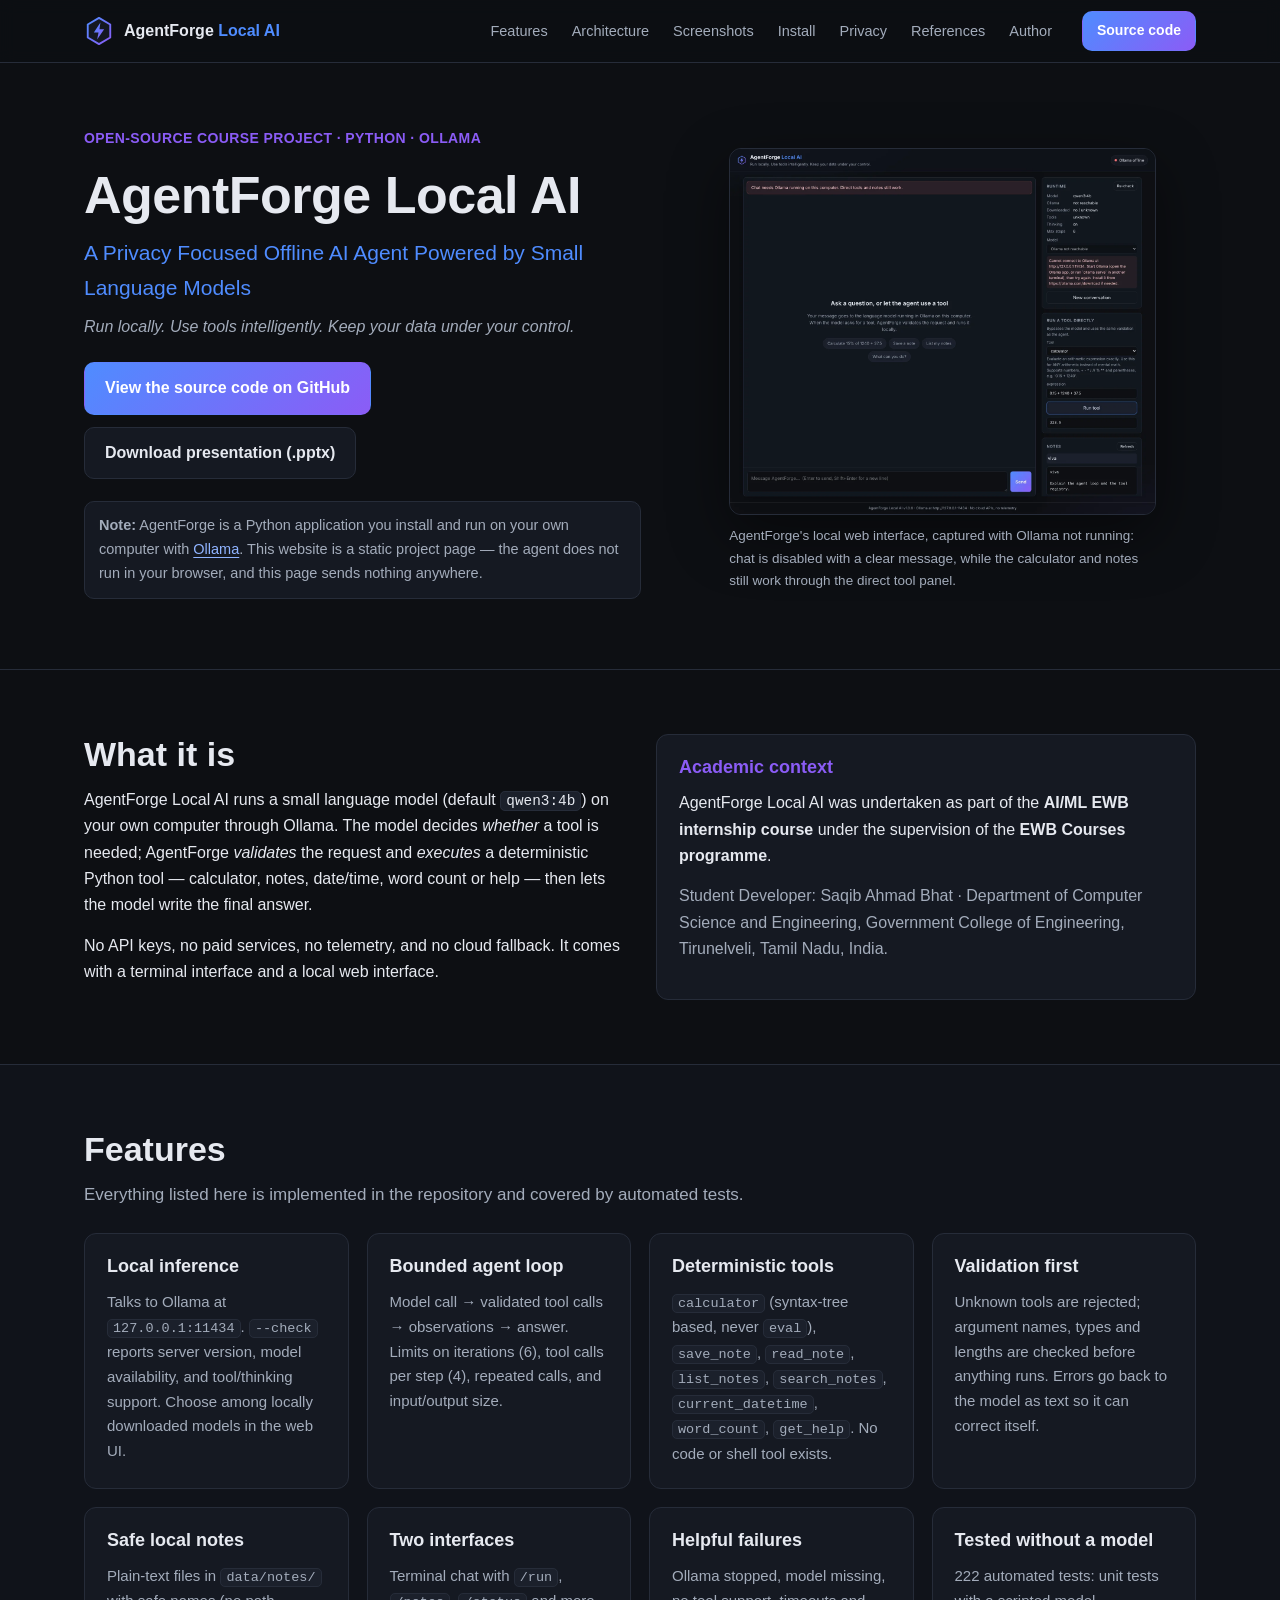
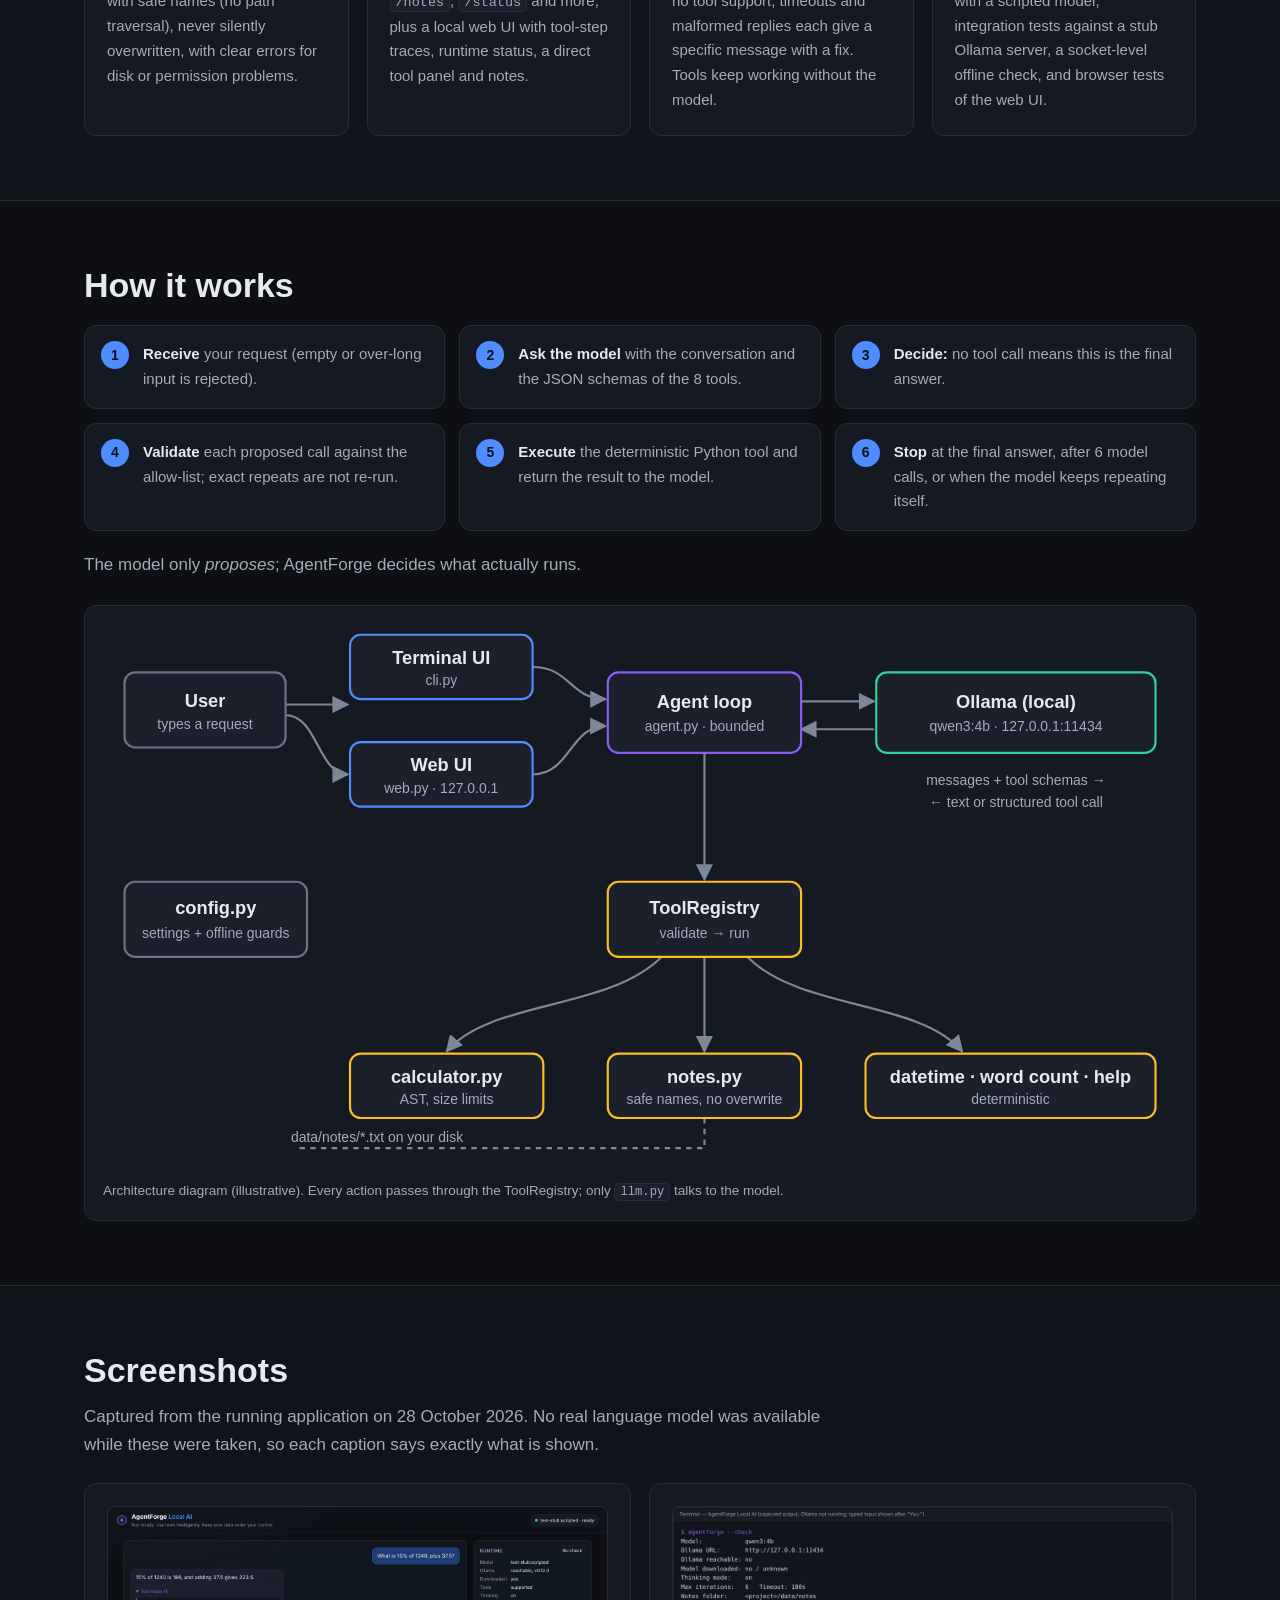
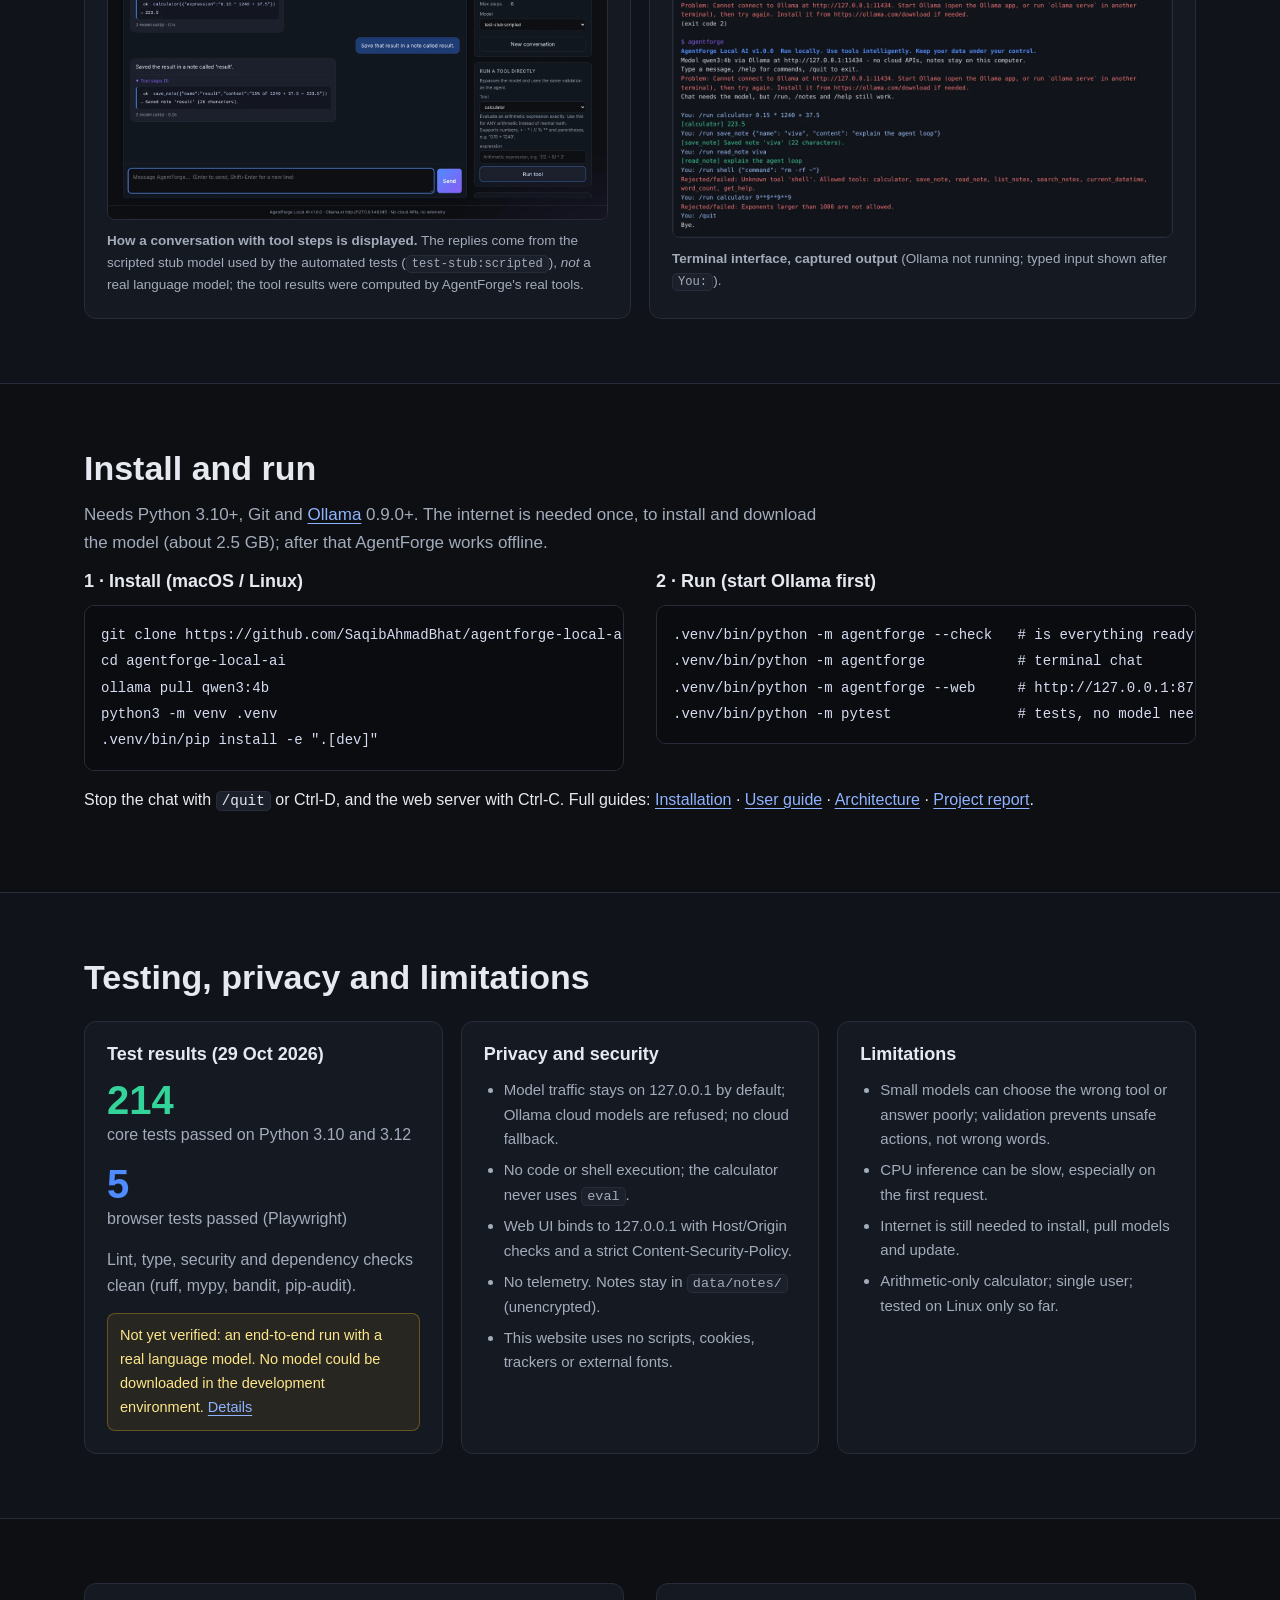
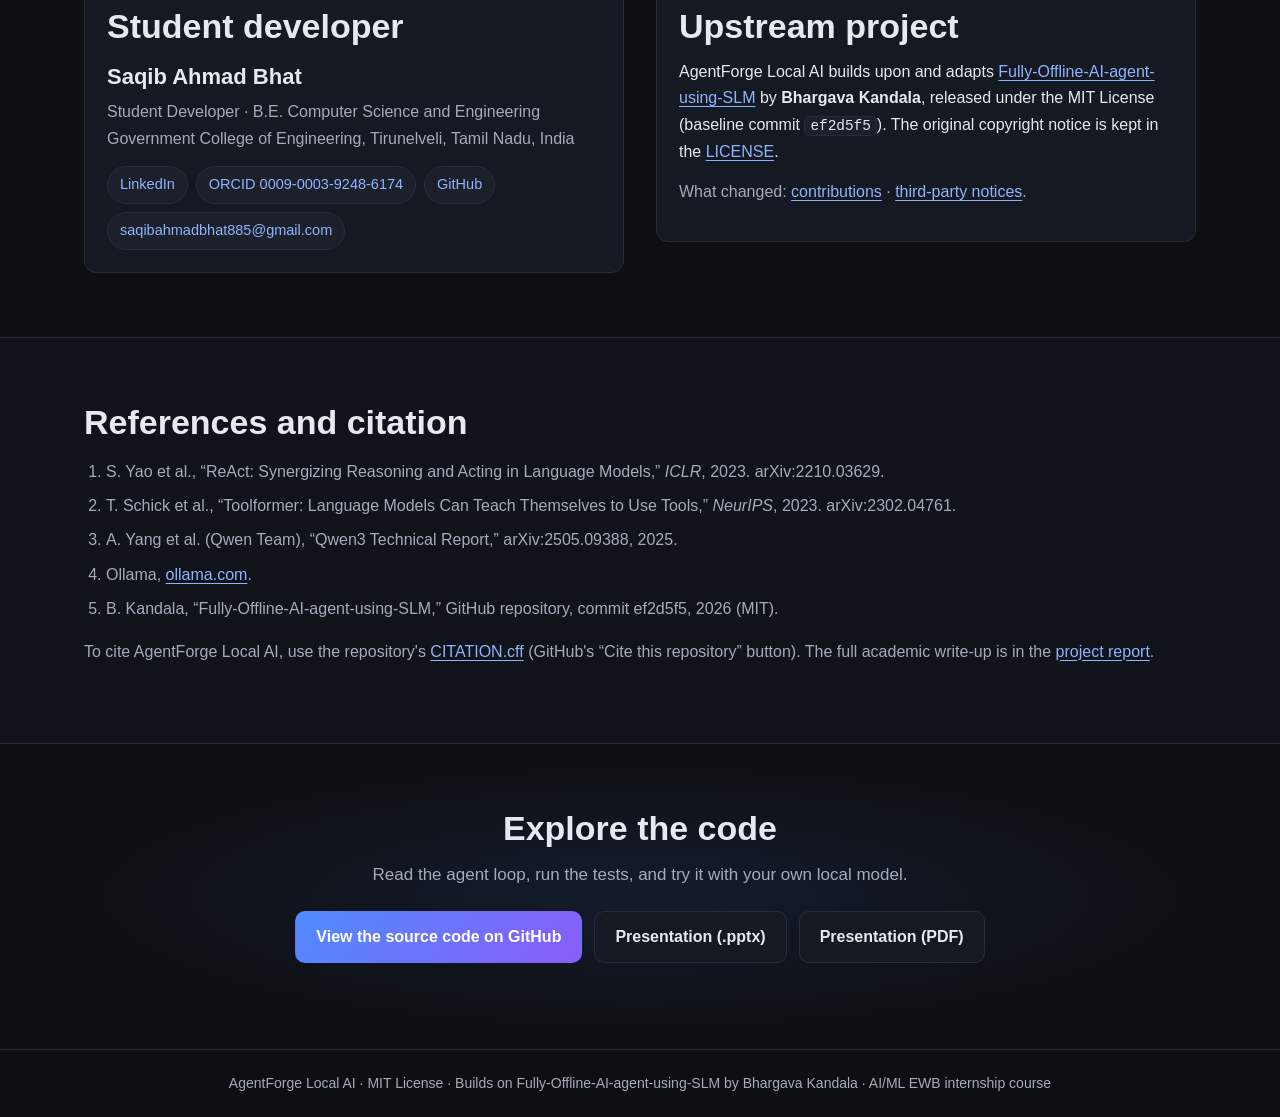
<file: index.html>
<!doctype html>
<html lang="en">
<head>
  <meta charset="utf-8">
  <meta name="viewport" content="width=device-width, initial-scale=1">
  <meta http-equiv="Content-Security-Policy" content="default-src 'none'; img-src 'self'; style-src 'self'; base-uri 'none'; form-action 'none'">
  <meta name="referrer" content="no-referrer">
  <title>AgentForge Local AI — Privacy Focused Offline AI Agent</title>
  <meta name="description" content="AgentForge Local AI: a privacy focused offline AI agent powered by small language models, with local inference through Ollama, validated tool execution, and practical agent workflows.">
  <meta name="theme-color" content="#0d0f13">
  <link rel="canonical" href="https://saqibahmadbhat.github.io/agentforge-local-ai/">
  <meta property="og:title" content="AgentForge Local AI">
  <meta property="og:description" content="Run locally. Use tools intelligently. Keep your data under your control.">
  <meta property="og:type" content="website">
  <meta property="og:url" content="https://saqibahmadbhat.github.io/agentforge-local-ai/">
  <link rel="icon" href="assets/logo.svg" type="image/svg+xml">
  <link rel="stylesheet" href="assets/site.css">
</head>
<body>
  <a class="skip" href="#main">Skip to content</a>

  <header class="site-header">
    <div class="wrap header-inner">
      <a class="brand" href="#top" aria-label="AgentForge Local AI, back to top">
        <img src="assets/logo.svg" alt="" width="30" height="30">
        <span>AgentForge <em>Local AI</em></span>
      </a>
      <nav aria-label="Sections">
        <ul>
          <li><a href="#features">Features</a></li>
          <li><a href="#architecture">Architecture</a></li>
          <li><a href="#screenshots">Screenshots</a></li>
          <li><a href="#install">Install</a></li>
          <li><a href="#privacy">Privacy</a></li>
          <li><a href="#references">References</a></li>
          <li><a href="#author">Author</a></li>
        </ul>
      </nav>
      <a class="btn btn-primary btn-small" href="https://github.com/SaqibAhmadBhat/agentforge-local-ai">Source code</a>
    </div>
  </header>

  <main id="main">
    <!-- Hero -->
    <section class="hero" id="top">
      <div class="wrap hero-grid">
        <div>
          <p class="eyebrow">Open-source course project · Python · Ollama</p>
          <h1>AgentForge Local AI</h1>
          <p class="subtitle">A Privacy Focused Offline AI Agent Powered by Small Language Models</p>
          <p class="tagline">Run locally. Use tools intelligently. Keep your data under your control.</p>
          <div class="cta-row">
            <a class="btn btn-primary" href="https://github.com/SaqibAhmadBhat/agentforge-local-ai">View the source code on GitHub</a>
            <a class="btn btn-ghost" href="https://github.com/SaqibAhmadBhat/agentforge-local-ai/raw/main/presentation/AgentForge_Local_AI_Presentation.pptx">Download presentation (.pptx)</a>
          </div>
          <p class="notice"><strong>Note:</strong> AgentForge is a Python application you install and run on your own computer with
            <a href="https://ollama.com">Ollama</a>. This website is a static project page — the agent does not run in your browser,
            and this page sends nothing anywhere.</p>
        </div>
        <figure class="hero-shot">
          <img src="assets/web-offline-direct-tools.webp" width="1440" height="1240"
               alt="AgentForge web interface with Ollama not running: a message explains chat needs Ollama, the runtime panel shows the problem, the calculator returned 223.5 and a saved note is open.">
          <figcaption>AgentForge's local web interface, captured with Ollama not running: chat is disabled with a clear message,
            while the calculator and notes still work through the direct tool panel.</figcaption>
        </figure>
      </div>
    </section>

    <!-- Intro + context -->
    <section class="section" aria-labelledby="about-title">
      <div class="wrap two-col">
        <div>
          <h2 id="about-title">What it is</h2>
          <p>AgentForge Local AI runs a small language model (default <code>qwen3:4b</code>) on your own computer through Ollama.
            The model decides <em>whether</em> a tool is needed; AgentForge <em>validates</em> the request and <em>executes</em> a
            deterministic Python tool — calculator, notes, date/time, word count or help — then lets the model write the final answer.</p>
          <p>No API keys, no paid services, no telemetry, and no cloud fallback. It comes with a terminal interface and a local
            web interface.</p>
        </div>
        <aside class="card context" aria-labelledby="context-title">
          <h3 id="context-title">Academic context</h3>
          <p>AgentForge Local AI was undertaken as part of the <strong>AI/ML EWB internship course</strong> under the supervision of the
            <strong>EWB Courses programme</strong>.</p>
          <p class="muted">Student Developer: Saqib Ahmad Bhat · Department of Computer Science and Engineering,
            Government College of Engineering, Tirunelveli, Tamil Nadu, India.</p>
        </aside>
      </div>
    </section>

    <!-- Features -->
    <section class="section alt" id="features" aria-labelledby="features-title">
      <div class="wrap">
        <h2 id="features-title">Features</h2>
        <p class="lead">Everything listed here is implemented in the repository and covered by automated tests.</p>
        <ul class="grid features">
          <li class="card"><h3>Local inference</h3><p>Talks to Ollama at <code>127.0.0.1:11434</code>. <code>--check</code> reports server version,
            model availability, and tool/thinking support. Choose among locally downloaded models in the web UI.</p></li>
          <li class="card"><h3>Bounded agent loop</h3><p>Model call → validated tool calls → observations → answer. Limits on iterations (6),
            tool calls per step (4), repeated calls, and input/output size.</p></li>
          <li class="card"><h3>Deterministic tools</h3><p><code>calculator</code> (syntax-tree based, never <code>eval</code>),
            <code>save_note</code>, <code>read_note</code>, <code>list_notes</code>, <code>search_notes</code>,
            <code>current_datetime</code>, <code>word_count</code>, <code>get_help</code>. No code or shell tool exists.</p></li>
          <li class="card"><h3>Validation first</h3><p>Unknown tools are rejected; argument names, types and lengths are checked before
            anything runs. Errors go back to the model as text so it can correct itself.</p></li>
          <li class="card"><h3>Safe local notes</h3><p>Plain-text files in <code>data/notes/</code> with safe names (no path traversal),
            never silently overwritten, with clear errors for disk or permission problems.</p></li>
          <li class="card"><h3>Two interfaces</h3><p>Terminal chat with <code>/run</code>, <code>/notes</code>, <code>/status</code> and more,
            plus a local web UI with tool-step traces, runtime status, a direct tool panel and notes.</p></li>
          <li class="card"><h3>Helpful failures</h3><p>Ollama stopped, model missing, no tool support, timeouts and malformed replies each give
            a specific message with a fix. Tools keep working without the model.</p></li>
          <li class="card"><h3>Tested without a model</h3><p>222 automated tests: unit tests with a scripted model, integration tests against a
            stub Ollama server, a socket-level offline check, and browser tests of the web UI.</p></li>
        </ul>
      </div>
    </section>

    <!-- How it works + architecture -->
    <section class="section" id="architecture" aria-labelledby="arch-title">
      <div class="wrap">
        <h2 id="arch-title">How it works</h2>
        <ol class="steps">
          <li><strong>Receive</strong> your request (empty or over-long input is rejected).</li>
          <li><strong>Ask the model</strong> with the conversation and the JSON schemas of the 8 tools.</li>
          <li><strong>Decide:</strong> no tool call means this is the final answer.</li>
          <li><strong>Validate</strong> each proposed call against the allow-list; exact repeats are not re-run.</li>
          <li><strong>Execute</strong> the deterministic Python tool and return the result to the model.</li>
          <li><strong>Stop</strong> at the final answer, after 6 model calls, or when the model keeps repeating itself.</li>
        </ol>
        <p class="lead">The model only <em>proposes</em>; AgentForge decides what actually runs.</p>

        <figure class="diagram card">
          <svg viewBox="0 0 1000 500" role="img" aria-labelledby="arch-svg-title arch-svg-desc">
            <title id="arch-svg-title">AgentForge Local AI architecture</title>
            <desc id="arch-svg-desc">The user works in the terminal UI or the local web UI. Both pass requests to the agent loop,
              which sends messages and tool schemas to the local Ollama server and receives text or structured tool calls.
              Proposed tool calls go to the ToolRegistry, which validates them and runs the calculator, notes, or date, word-count and help tools.
              Notes are stored in data/notes. config.py supplies validated settings and the offline guards.</desc>
            <defs>
              <marker id="arrow" viewBox="0 0 10 10" refX="9" refY="5" markerWidth="8" markerHeight="8" orient="auto-start-reverse">
                <path d="M0 0 10 5 0 10z" class="arrowhead"/>
              </marker>
            </defs>
            <g class="edges">
              <path d="M170 75 H228" marker-end="url(#arrow)"/>
              <path d="M170 85 C200 85 200 140 228 140" marker-end="url(#arrow)"/>
              <path d="M400 40 C435 40 435 70 468 70" marker-end="url(#arrow)"/>
              <path d="M400 140 C435 140 435 95 468 95" marker-end="url(#arrow)"/>
              <path d="M650 72 H718" marker-end="url(#arrow)"/>
              <path d="M718 98 H650" marker-end="url(#arrow)"/>
              <path d="M560 120 V238" marker-end="url(#arrow)"/>
              <path d="M520 310 C470 360 360 350 320 398" marker-end="url(#arrow)"/>
              <path d="M560 310 V398" marker-end="url(#arrow)"/>
              <path d="M600 310 C650 360 760 350 800 398" marker-end="url(#arrow)"/>
              <path d="M560 460 V488 H180" class="dashed"/>
            </g>
            <g class="node muted-node"><rect x="20" y="45" width="150" height="70" rx="10"/><text x="95" y="77">User</text><text x="95" y="98" class="sub">types a request</text></g>
            <g class="node blue"><rect x="230" y="10" width="170" height="60" rx="10"/><text x="315" y="37">Terminal UI</text><text x="315" y="57" class="sub">cli.py</text></g>
            <g class="node blue"><rect x="230" y="110" width="170" height="60" rx="10"/><text x="315" y="137">Web UI</text><text x="315" y="157" class="sub">web.py · 127.0.0.1</text></g>
            <g class="node violet"><rect x="470" y="45" width="180" height="75" rx="10"/><text x="560" y="78">Agent loop</text><text x="560" y="100" class="sub">agent.py · bounded</text></g>
            <g class="node green"><rect x="720" y="45" width="260" height="75" rx="10"/><text x="850" y="78">Ollama (local)</text><text x="850" y="100" class="sub">qwen3:4b · 127.0.0.1:11434</text></g>
            <text x="850" y="150" class="label">messages + tool schemas →</text>
            <text x="850" y="170" class="label">← text or structured tool call</text>
            <g class="node muted-node"><rect x="20" y="240" width="170" height="70" rx="10"/><text x="105" y="270">config.py</text><text x="105" y="292" class="sub">settings + offline guards</text></g>
            <g class="node amber"><rect x="470" y="240" width="180" height="70" rx="10"/><text x="560" y="270">ToolRegistry</text><text x="560" y="292" class="sub">validate → run</text></g>
            <g class="node amber"><rect x="230" y="400" width="180" height="60" rx="10"/><text x="320" y="427">calculator.py</text><text x="320" y="447" class="sub">AST, size limits</text></g>
            <g class="node amber"><rect x="470" y="400" width="180" height="60" rx="10"/><text x="560" y="427">notes.py</text><text x="560" y="447" class="sub">safe names, no overwrite</text></g>
            <g class="node amber"><rect x="710" y="400" width="270" height="60" rx="10"/><text x="845" y="427">datetime · word count · help</text><text x="845" y="447" class="sub">deterministic</text></g>
            <text x="175" y="482" class="label left">data/notes/*.txt on your disk</text>
          </svg>
          <figcaption>Architecture diagram (illustrative). Every action passes through the ToolRegistry; only <code>llm.py</code> talks to the model.</figcaption>
        </figure>
      </div>
    </section>

    <!-- Screenshots -->
    <section class="section alt" id="screenshots" aria-labelledby="shots-title">
      <div class="wrap">
        <h2 id="shots-title">Screenshots</h2>
        <p class="lead">Captured from the running application on 28 October 2026. No real language model was available while these were taken, so each caption says exactly what is shown.</p>
        <div class="grid shots">
          <figure class="card">
            <img src="assets/web-chat-tool-trace-stub.webp" width="1440" height="900" loading="lazy"
                 alt="AgentForge web interface rendering a conversation with tool steps for the calculator and save_note tools.">
            <figcaption><strong>How a conversation with tool steps is displayed.</strong> The replies come from the scripted stub model
              used by the automated tests (<code>test-stub:scripted</code>), <em>not</em> a real language model; the tool results were
              computed by AgentForge's real tools.</figcaption>
          </figure>
          <figure class="card">
            <img src="assets/cli-session-offline.webp" width="1182" height="782" loading="lazy"
                 alt="Terminal session showing agentforge --check reporting Ollama not reachable, then /run commands for the calculator and notes, an unknown tool 'shell' being rejected, and a huge power being refused.">
            <figcaption><strong>Terminal interface, captured output</strong> (Ollama not running; typed input shown after <code>You:</code>).</figcaption>
          </figure>
        </div>
      </div>
    </section>

    <!-- Install -->
    <section class="section" id="install" aria-labelledby="install-title">
      <div class="wrap">
        <h2 id="install-title">Install and run</h2>
        <p class="lead">Needs Python 3.10+, Git and <a href="https://ollama.com/download">Ollama</a> 0.9.0+. The internet is needed once, to install and download the model (about 2.5&nbsp;GB); after that AgentForge works offline.</p>
        <div class="two-col">
          <div>
            <h3>1 · Install (macOS / Linux)</h3>
<pre><code>git clone https://github.com/SaqibAhmadBhat/agentforge-local-ai.git
cd agentforge-local-ai
ollama pull qwen3:4b
python3 -m venv .venv
.venv/bin/pip install -e ".[dev]"</code></pre>
          </div>
          <div>
            <h3>2 · Run (start Ollama first)</h3>
<pre><code>.venv/bin/python -m agentforge --check   # is everything ready?
.venv/bin/python -m agentforge           # terminal chat
.venv/bin/python -m agentforge --web     # http://127.0.0.1:8765/
.venv/bin/python -m pytest               # tests, no model needed</code></pre>
          </div>
        </div>
        <p>Stop the chat with <code>/quit</code> or Ctrl-D, and the web server with Ctrl-C. Full guides:
          <a href="https://github.com/SaqibAhmadBhat/agentforge-local-ai/blob/main/docs/INSTALLATION.md">Installation</a> ·
          <a href="https://github.com/SaqibAhmadBhat/agentforge-local-ai/blob/main/docs/USER_GUIDE.md">User guide</a> ·
          <a href="https://github.com/SaqibAhmadBhat/agentforge-local-ai/blob/main/docs/ARCHITECTURE.md">Architecture</a> ·
          <a href="https://github.com/SaqibAhmadBhat/agentforge-local-ai/blob/main/docs/PROJECT_REPORT.md">Project report</a>.</p>
      </div>
    </section>

    <!-- Testing, privacy, limitations -->
    <section class="section alt" id="privacy" aria-labelledby="privacy-title">
      <div class="wrap">
        <h2 id="privacy-title">Testing, privacy and limitations</h2>
        <div class="grid three">
          <div class="card">
            <h3>Test results (29 Oct 2026)</h3>
            <p class="stat"><span>214</span> core tests passed on Python 3.10 and 3.12</p>
            <p class="stat"><span>5</span> browser tests passed (Playwright)</p>
            <p class="muted">Lint, type, security and dependency checks clean (ruff, mypy, bandit, pip-audit).</p>
            <p class="warn">Not yet verified: an end-to-end run with a real language model. No model could be downloaded in the development environment.
              <a href="https://github.com/SaqibAhmadBhat/agentforge-local-ai/blob/main/docs/TESTING.md">Details</a></p>
          </div>
          <div class="card">
            <h3>Privacy and security</h3>
            <ul>
              <li>Model traffic stays on 127.0.0.1 by default; Ollama cloud models are refused; no cloud fallback.</li>
              <li>No code or shell execution; the calculator never uses <code>eval</code>.</li>
              <li>Web UI binds to 127.0.0.1 with Host/Origin checks and a strict Content-Security-Policy.</li>
              <li>No telemetry. Notes stay in <code>data/notes/</code> (unencrypted).</li>
              <li>This website uses no scripts, cookies, trackers or external fonts.</li>
            </ul>
          </div>
          <div class="card">
            <h3>Limitations</h3>
            <ul>
              <li>Small models can choose the wrong tool or answer poorly; validation prevents unsafe actions, not wrong words.</li>
              <li>CPU inference can be slow, especially on the first request.</li>
              <li>Internet is still needed to install, pull models and update.</li>
              <li>Arithmetic-only calculator; single user; tested on Linux only so far.</li>
            </ul>
          </div>
        </div>
      </div>
    </section>

    <!-- Upstream + author -->
    <section class="section" id="author" aria-labelledby="author-title">
      <div class="wrap two-col">
        <div class="card author">
          <h2 id="author-title">Student developer</h2>
          <p class="name">Saqib Ahmad Bhat</p>
          <p class="muted">Student Developer · B.E. Computer Science and Engineering<br>
            Government College of Engineering, Tirunelveli, Tamil Nadu, India</p>
          <ul class="links">
            <li><a href="https://www.linkedin.com/in/saqibahmadbhat/">LinkedIn</a></li>
            <li><a href="https://orcid.org/0009-0003-9248-6174">ORCID 0009-0003-9248-6174</a></li>
            <li><a href="https://github.com/SaqibAhmadBhat">GitHub</a></li>
            <li><a href="mailto:saqibahmadbhat885@gmail.com">saqibahmadbhat885@gmail.com</a></li>
          </ul>
        </div>
        <div class="card">
          <h2>Upstream project</h2>
          <p>AgentForge Local AI builds upon and adapts
            <a href="https://github.com/BhargavaKandala/Fully-Offline-AI-agent-using-SLM">Fully-Offline-AI-agent-using-SLM</a>
            by <strong>Bhargava Kandala</strong>, released under the MIT License (baseline commit <code>ef2d5f5</code>). The original copyright notice is kept in the
            <a href="https://github.com/SaqibAhmadBhat/agentforge-local-ai/blob/main/LICENSE">LICENSE</a>.</p>
          <p class="muted">What changed: <a href="https://github.com/SaqibAhmadBhat/agentforge-local-ai/blob/main/docs/CONTRIBUTIONS.md">contributions</a> ·
            <a href="https://github.com/SaqibAhmadBhat/agentforge-local-ai/blob/main/docs/THIRD_PARTY_NOTICES.md">third-party notices</a>.</p>
        </div>
      </div>
    </section>

    <!-- References -->
    <section class="section alt" id="references" aria-labelledby="refs-title">
      <div class="wrap">
        <h2 id="refs-title">References and citation</h2>
        <ol class="refs">
          <li>S. Yao et al., “ReAct: Synergizing Reasoning and Acting in Language Models,” <em>ICLR</em>, 2023. arXiv:2210.03629.</li>
          <li>T. Schick et al., “Toolformer: Language Models Can Teach Themselves to Use Tools,” <em>NeurIPS</em>, 2023. arXiv:2302.04761.</li>
          <li>A. Yang et al. (Qwen Team), “Qwen3 Technical Report,” arXiv:2505.09388, 2025.</li>
          <li>Ollama, <a href="https://ollama.com">ollama.com</a>.</li>
          <li>B. Kandala, “Fully-Offline-AI-agent-using-SLM,” GitHub repository, commit ef2d5f5, 2026 (MIT).</li>
        </ol>
        <p class="muted">To cite AgentForge Local AI, use the repository's
          <a href="https://github.com/SaqibAhmadBhat/agentforge-local-ai/blob/main/CITATION.cff">CITATION.cff</a>
          (GitHub's “Cite this repository” button). The full academic write-up is in the
          <a href="https://github.com/SaqibAhmadBhat/agentforge-local-ai/blob/main/docs/PROJECT_REPORT.md">project report</a>.</p>
      </div>
    </section>

    <!-- Final CTA -->
    <section class="section cta-final" aria-labelledby="cta-title">
      <div class="wrap">
        <h2 id="cta-title">Explore the code</h2>
        <p class="lead">Read the agent loop, run the tests, and try it with your own local model.</p>
        <div class="cta-row center">
          <a class="btn btn-primary" href="https://github.com/SaqibAhmadBhat/agentforge-local-ai">View the source code on GitHub</a>
          <a class="btn btn-ghost" href="https://github.com/SaqibAhmadBhat/agentforge-local-ai/raw/main/presentation/AgentForge_Local_AI_Presentation.pptx">Presentation (.pptx)</a>
          <a class="btn btn-ghost" href="https://github.com/SaqibAhmadBhat/agentforge-local-ai/blob/main/presentation/AgentForge_Local_AI_Presentation.pdf">Presentation (PDF)</a>
        </div>
      </div>
    </section>
  </main>

  <footer class="site-footer">
    <div class="wrap">
      <p>AgentForge Local AI · MIT License · Builds on Fully-Offline-AI-agent-using-SLM by Bhargava Kandala ·
        AI/ML EWB internship course</p>
    </div>
  </footer>
</body>
</html>
</file>
<file: assets/site.css>
/* AgentForge Local AI - project website. No external fonts, scripts or trackers. */
:root {
  --bg: #0d0f13;
  --bg-alt: #10131a;
  --panel: #151922;
  --panel-2: #1b202b;
  --border: #262c39;
  --text: #e6e9f0;
  --muted: #a3acbb;
  --blue: #4f8cff;
  --violet: #8b5cf6;
  --green: #34d399;
  --amber: #fbbf24;
  --red: #f87171;
  --radius: 12px;
  --font: -apple-system, BlinkMacSystemFont, "Segoe UI", Roboto, "Helvetica Neue", Arial, sans-serif;
  --mono: ui-monospace, SFMono-Regular, Menlo, Consolas, "Liberation Mono", monospace;
}
* { box-sizing: border-box; }
html { scroll-behavior: smooth; scroll-padding-top: 72px; }
body { margin: 0; background: var(--bg); color: var(--text); font: 16px/1.65 var(--font); }
img { max-width: 100%; height: auto; display: block; }
a { color: #8fb3ff; text-underline-offset: 3px; }
a:hover { color: #b9cdff; }
a:focus-visible, .btn:focus-visible { outline: 2px solid var(--blue); outline-offset: 3px; border-radius: 6px; }
code { font-family: var(--mono); font-size: .9em; background: var(--panel-2); border: 1px solid var(--border); border-radius: 5px; padding: 1px 5px; }
pre { background: #0a0c10; border: 1px solid var(--border); border-radius: 10px; padding: 16px; overflow-x: auto; margin: 0 0 16px; }
pre code { background: none; border: 0; padding: 0; font-size: 14px; line-height: 1.6; color: #d6dcf0; }
h1, h2, h3 { line-height: 1.2; margin: 0 0 12px; }
h2 { font-size: clamp(26px, 3.2vw, 34px); }
h3 { font-size: 18px; }
p { margin: 0 0 14px; }
.wrap { max-width: 1160px; margin: 0 auto; padding: 0 24px; }
.muted { color: var(--muted); }
.lead { color: var(--muted); font-size: 17px; max-width: 760px; }

.skip { position: absolute; left: -999px; top: 8px; background: var(--blue); color: #fff; padding: 8px 14px; border-radius: 8px; z-index: 100; }
.skip:focus { left: 12px; }

/* Header */
.site-header { position: sticky; top: 0; z-index: 50; background: rgba(13, 15, 19, .92); border-bottom: 1px solid var(--border); backdrop-filter: blur(8px); }
.header-inner { display: flex; align-items: center; gap: 20px; height: 62px; }
.brand { display: flex; align-items: center; gap: 10px; color: var(--text); text-decoration: none; font-weight: 650; white-space: nowrap; }
.brand em { font-style: normal; color: var(--blue); }
nav { margin-left: auto; overflow-x: auto; }
nav ul { list-style: none; display: flex; gap: 4px; margin: 0; padding: 0; }
nav a { color: var(--muted); text-decoration: none; padding: 6px 10px; border-radius: 8px; font-size: 14.5px; white-space: nowrap; }
nav a:hover { color: var(--text); background: var(--panel); }

/* Buttons */
.btn { display: inline-block; text-decoration: none; font-weight: 600; border-radius: 10px; padding: 12px 20px; border: 1px solid transparent; }
.btn-primary { background: linear-gradient(135deg, var(--blue), var(--violet)); color: #fff; }
.btn-primary:hover { color: #fff; filter: brightness(1.08); }
.btn-ghost { border-color: var(--border); color: var(--text); background: var(--panel); }
.btn-ghost:hover { color: var(--text); border-color: var(--violet); }
.btn-small { padding: 7px 14px; font-size: 14px; }
.cta-row { display: flex; flex-wrap: wrap; gap: 12px; margin: 22px 0; }
.cta-row.center { justify-content: center; }

/* Hero */
.hero { padding: 64px 0 56px; border-bottom: 1px solid var(--border); }
.hero-grid { display: grid; grid-template-columns: 1.1fr 1fr; gap: 48px; align-items: center; }
.hero-grid > *, .two-col > *, .grid > * { min-width: 0; } /* let long code lines scroll instead of widening the page */
.eyebrow { color: var(--violet); font-weight: 600; font-size: 14px; letter-spacing: .4px; text-transform: uppercase; }
h1 { font-size: clamp(36px, 4.6vw, 52px); letter-spacing: -0.5px; margin-bottom: 10px; }
.subtitle { font-size: clamp(18px, 2vw, 21px); color: var(--blue); margin-bottom: 8px; }
.tagline { font-style: italic; color: var(--muted); }
.notice { font-size: 14.5px; color: var(--muted); background: var(--panel); border: 1px solid var(--border); border-radius: 10px; padding: 12px 14px; }
.hero-shot img { border-radius: 12px; border: 1px solid var(--border); box-shadow: 0 20px 60px rgba(0, 0, 0, .45); }
figcaption { font-size: 13.5px; color: var(--muted); margin-top: 10px; }

/* Sections */
.section { padding: 64px 0; }
.section.alt { background: var(--bg-alt); border-top: 1px solid var(--border); border-bottom: 1px solid var(--border); }
.two-col { display: grid; grid-template-columns: 1fr 1fr; gap: 32px; align-items: start; }
.card { background: var(--panel); border: 1px solid var(--border); border-radius: var(--radius); padding: 22px; }
.context h3 { color: var(--violet); }
.grid { display: grid; gap: 18px; list-style: none; padding: 0; margin: 24px 0 0; }
.features { grid-template-columns: repeat(4, 1fr); }
.features h3 { color: var(--text); }
.features p { color: var(--muted); font-size: 15px; margin: 0; }
.three { grid-template-columns: repeat(3, 1fr); }
.three ul { padding-left: 20px; margin: 0; color: var(--muted); font-size: 15px; }
.three li { margin-bottom: 6px; }
.shots { grid-template-columns: 1fr 1fr; }
.shots figure { margin: 0; }
.shots img { border-radius: 8px; border: 1px solid var(--border); }

.steps { counter-reset: step; list-style: none; padding: 0; margin: 20px 0; display: grid; grid-template-columns: repeat(3, 1fr); gap: 14px; }
.steps li { counter-increment: step; background: var(--panel); border: 1px solid var(--border); border-radius: var(--radius); padding: 16px 16px 16px 58px; position: relative; color: var(--muted); font-size: 15px; }
.steps li::before { content: counter(step); position: absolute; left: 16px; top: 15px; width: 28px; height: 28px; border-radius: 50%; background: var(--blue); color: #0d0f13; font-weight: 700; display: grid; place-items: center; font-size: 14px; }
.steps strong { color: var(--text); }

/* Diagram */
.diagram { margin: 26px 0 0; padding: 18px; }
.diagram svg { width: 100%; height: auto; }
.diagram .edges path { fill: none; stroke: #7d879a; stroke-width: 2; }
.diagram .edges path.dashed { stroke-dasharray: 5 5; marker-end: none; }
.diagram .arrowhead { fill: #7d879a; }
.diagram .node rect { fill: var(--panel-2); stroke-width: 2; }
.diagram .node text { fill: var(--text); font: 600 17px var(--font); text-anchor: middle; }
.diagram .node text.sub { fill: var(--muted); font: 400 13px var(--font); }
.diagram .label { fill: var(--muted); font: 400 13px var(--font); text-anchor: middle; }
.diagram .label.left { text-anchor: start; }
.diagram .blue rect { stroke: var(--blue); }
.diagram .violet rect { stroke: var(--violet); }
.diagram .green rect { stroke: var(--green); }
.diagram .amber rect { stroke: var(--amber); }
.diagram .muted-node rect { stroke: #6b7486; }

/* Testing & author */
.stat { color: var(--muted); }
.stat span { display: block; font-size: 40px; font-weight: 700; color: var(--green); line-height: 1.1; }
.stat + .stat span { color: var(--blue); }
.warn { font-size: 14.5px; color: #fde68a; background: rgba(251, 191, 36, .08); border: 1px solid rgba(251, 191, 36, .3); border-radius: 8px; padding: 10px 12px; margin: 0; }
.author .name { font-size: 22px; font-weight: 650; margin-bottom: 4px; }
.links { list-style: none; padding: 0; margin: 14px 0 0; display: flex; flex-wrap: wrap; gap: 8px; }
.links a { display: inline-block; padding: 6px 12px; border: 1px solid var(--border); border-radius: 999px; text-decoration: none; background: var(--panel-2); font-size: 14.5px; }
.links a:hover { border-color: var(--blue); }

.refs { color: var(--muted); padding-left: 22px; }
.refs li { margin-bottom: 8px; }
.cta-final { text-align: center; background: radial-gradient(ellipse at center, rgba(79, 140, 255, .10), transparent 65%); }
.cta-final .lead { margin: 0 auto; }

.site-footer { border-top: 1px solid var(--border); padding: 22px 0; color: var(--muted); font-size: 14px; text-align: center; }
.site-footer p { margin: 0; }

/* Responsive */
@media (max-width: 1000px) {
  .features { grid-template-columns: repeat(2, 1fr); }
  .three { grid-template-columns: 1fr; }
  .steps { grid-template-columns: repeat(2, 1fr); }
}
@media (max-width: 820px) {
  .hero-grid, .two-col, .shots { grid-template-columns: 1fr; }
  .hero { padding-top: 40px; }
  nav { display: none; }
  .header-inner { justify-content: space-between; }
}
@media (max-width: 560px) {
  .features, .steps { grid-template-columns: 1fr; }
  .wrap { padding: 0 16px; }
  .section { padding: 48px 0; }
  .cta-row .btn { width: 100%; text-align: center; }
}
@media (prefers-reduced-motion: reduce) {
  html { scroll-behavior: auto; }
}
</file>
